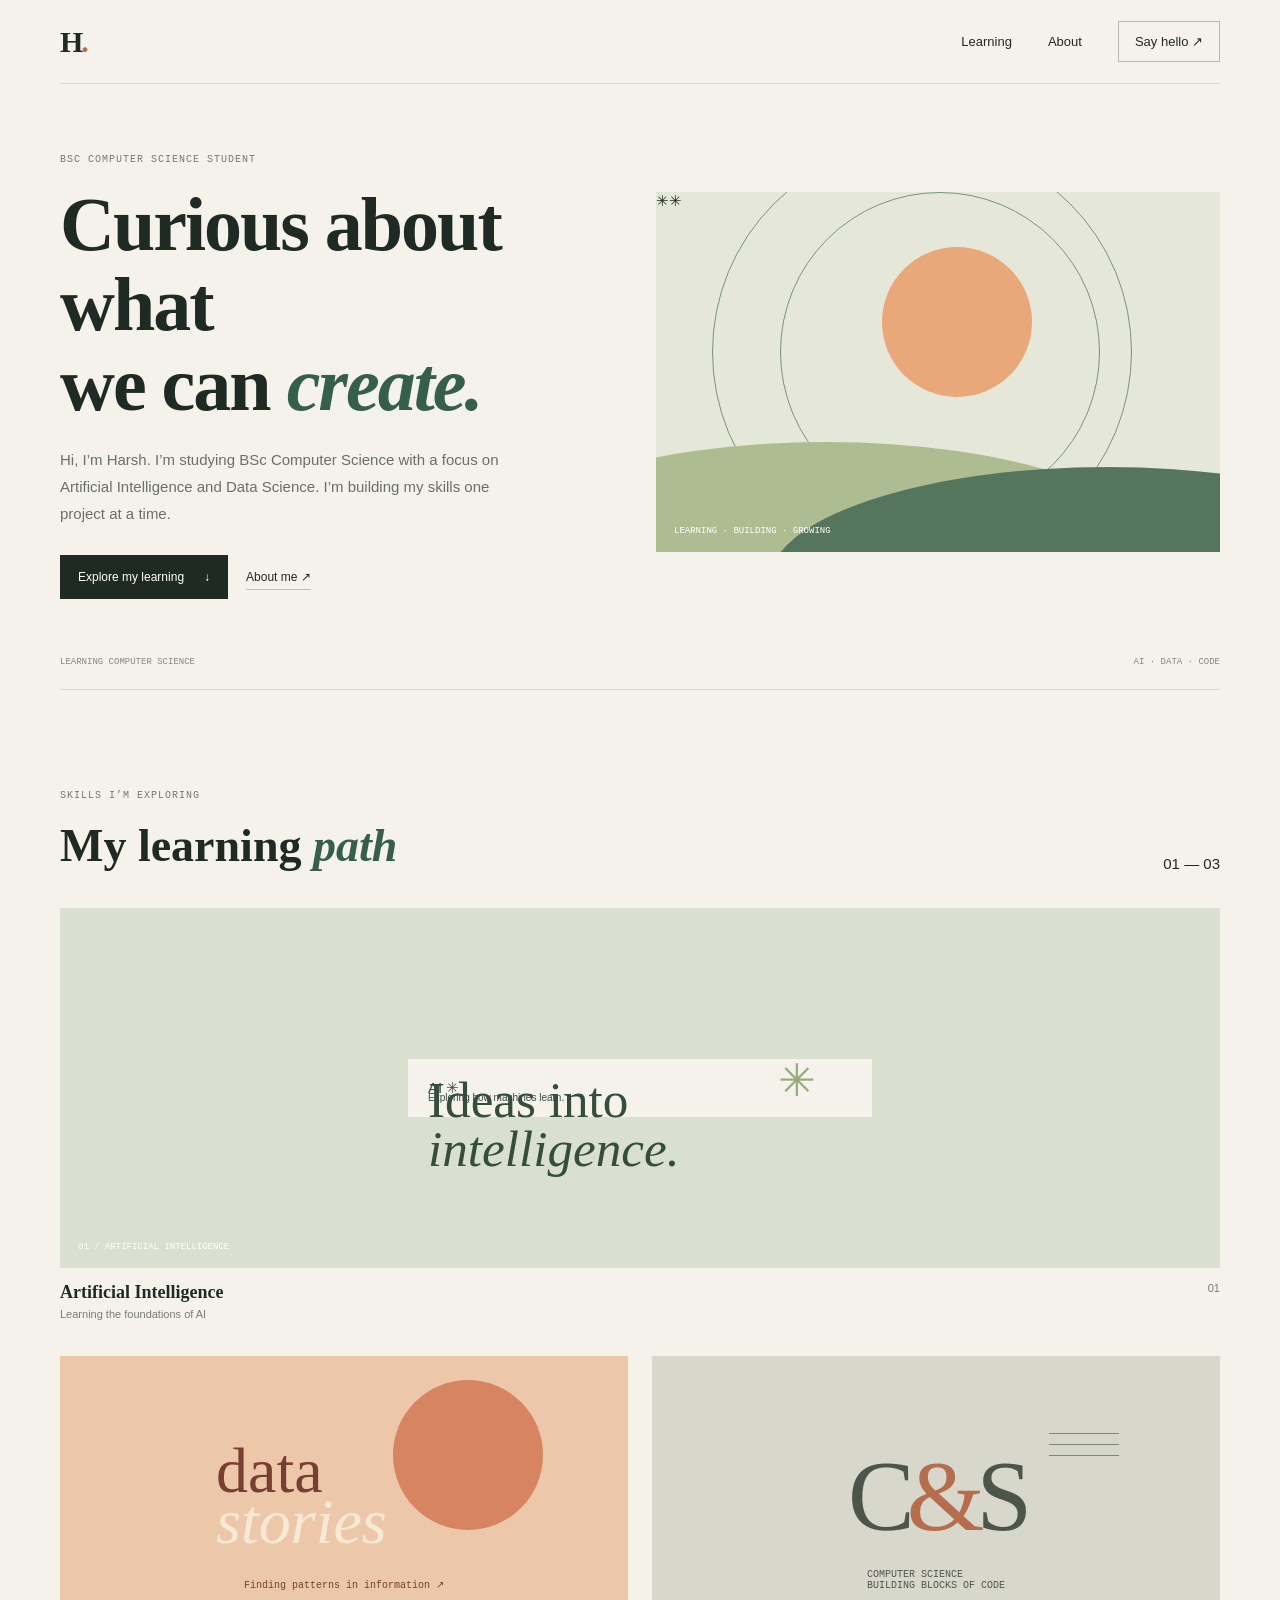
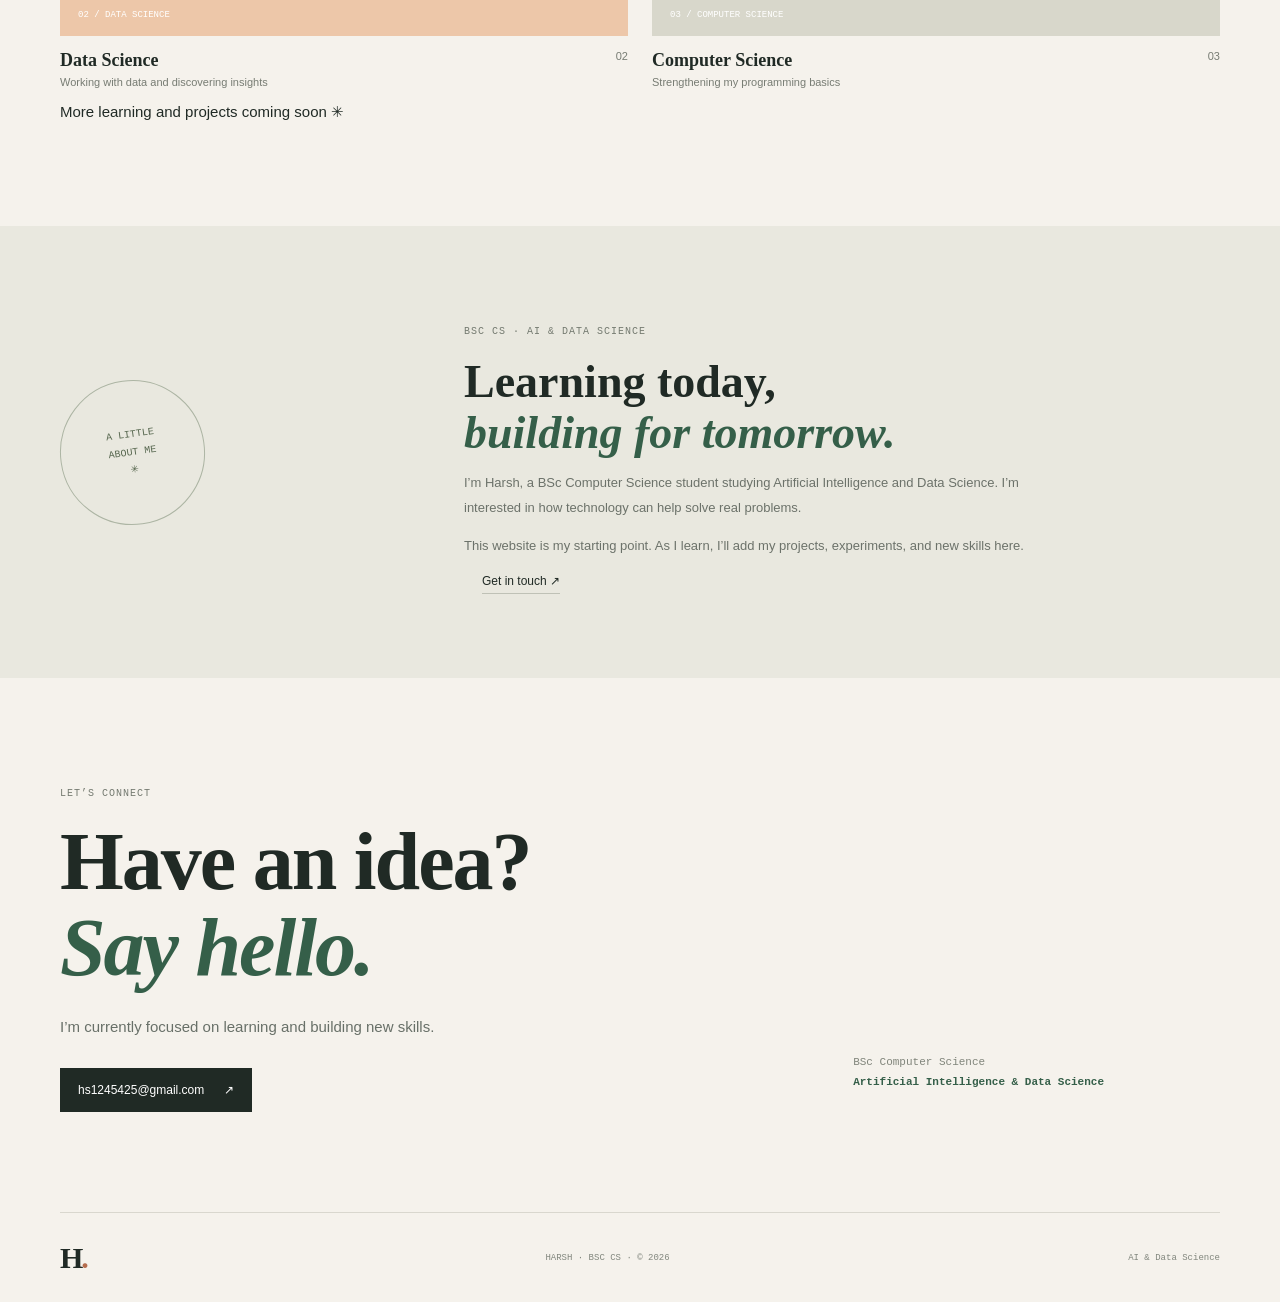
<file: index.html>
<!doctype html>
<html lang="en">
<head>
<meta charset="utf-8"><meta name="viewport" content="width=device-width, initial-scale=1"><meta name="theme-color" content="#f5f2ec"><meta name="description" content="Harsh is a BSc Computer Science student studying Artificial Intelligence and Data Science.">
<title>Harsh — BSc CS, AI &amp; Data Science</title>
<link rel="preconnect" href="https://fonts.googleapis.com"><link rel="preconnect" href="https://fonts.gstatic.com" crossorigin><link href="https://fonts.googleapis.com/css2?family=DM+Mono:wght@400;500&family=DM+Sans:wght@400;500;600;700&family=Playfair+Display:ital,wght@0,600;0,700;1,600;1,700&display=swap" rel="stylesheet"><link rel="stylesheet" href="style.css"><script src="script.js" defer></script>
</head>
<body>
<header class="site-header"><a class="wordmark" href="#home" aria-label="Harsh, home">H<span>.</span></a><button class="menu-toggle" aria-expanded="false" aria-controls="site-nav" aria-label="Open menu"><span></span><span></span></button><nav id="site-nav" class="site-nav" aria-label="Main navigation"><a href="#work">Learning</a><a href="#about">About</a><a href="#contact" class="nav-cta">Say hello <span>↗</span></a></nav></header>
<main>
<section class="hero section-wrap" id="home"><div class="hero-copy"><p class="eyebrow"><span class="status-dot"></span> BSC COMPUTER SCIENCE STUDENT</p><h1>Curious about what<br>we can <em>create.</em></h1><p class="hero-intro">Hi, I’m Harsh. I’m studying BSc Computer Science with a focus on Artificial Intelligence and Data Science. I’m building my skills one project at a time.</p><div class="hero-actions"><a class="button button-dark" href="#work">Explore my learning <span>↓</span></a><a class="text-link" href="#about">About me <span>↗</span></a></div></div><div class="hero-art" aria-label="Abstract illustration of a sun setting over a landscape" role="img"><div class="art-sun"></div><div class="art-orbit orbit-one"></div><div class="art-orbit orbit-two"></div><div class="art-hill hill-back"></div><div class="art-hill hill-front"></div><span class="art-caption">LEARNING · BUILDING · GROWING</span><span class="art-star star-one">✳</span><span class="art-star star-two">✳</span></div><div class="hero-foot"><span>LEARNING COMPUTER SCIENCE</span><span>AI · DATA · CODE</span></div></section>
<section class="work-section section-wrap" id="work"><div class="section-heading"><div><p class="eyebrow">SKILLS I’M EXPLORING</p><h2>My learning <em>path</em></h2></div><span class="section-index">01 — 03</span></div><div class="project-grid">
<article class="project-card project-large"><a class="project-visual visual-grove" href="#about" aria-label="Learn about Artificial Intelligence"><div class="grove-window"><div class="grove-top">AI <span>✳</span></div><div class="grove-title">Ideas into<br><em>intelligence.</em></div><div class="grove-plant">✳</div><div class="grove-bottom">Exploring how machines learn.</div></div><span class="visual-label">01 / ARTIFICIAL INTELLIGENCE</span></a><div class="project-meta"><div><h3>Artificial Intelligence</h3><p>Learning the foundations of AI</p></div><span class="project-year">01</span></div></article>
<article class="project-card"><a class="project-visual visual-sunday" href="#about" aria-label="Learn about Data Science"><div class="sunday-sun"></div><div class="sunday-type">data<br><em>stories</em></div><div class="sunday-note">Finding patterns in information ↗</div><span class="visual-label">02 / DATA SCIENCE</span></a><div class="project-meta"><div><h3>Data Science</h3><p>Working with data and discovering insights</p></div><span class="project-year">02</span></div></article>
<article class="project-card"><a class="project-visual visual-form" href="#about" aria-label="Learn about Computer Science"><div class="form-mark">C<span>&amp;</span>S</div><div class="form-lines"><span></span><span></span><span></span></div><div class="form-caption">COMPUTER SCIENCE<br>BUILDING BLOCKS OF CODE</div><span class="visual-label">03 / COMPUTER SCIENCE</span></a><div class="project-meta"><div><h3>Computer Science</h3><p>Strengthening my programming basics</p></div><span class="project-year">03</span></div></article></div><p class="work-note">More learning and projects coming soon <span>✳</span></p></section>
<section class="about-section" id="about"><div class="section-wrap about-inner"><div class="about-stamp">A LITTLE<br>ABOUT ME<br><span>✳</span></div><div class="about-copy"><p class="eyebrow">BSC CS · AI &amp; DATA SCIENCE</p><h2>Learning today,<br><em>building for tomorrow.</em></h2><p>I’m Harsh, a BSc Computer Science student studying Artificial Intelligence and Data Science. I’m interested in how technology can help solve real problems.</p><p>This website is my starting point. As I learn, I’ll add my projects, experiments, and new skills here.</p><a class="text-link" href="#contact">Get in touch <span>↗</span></a></div></div></section><section class="contact-section section-wrap" id="contact"><p class="eyebrow">LET’S CONNECT</p><h2>Have an idea?<br><em>Say hello.</em></h2><p class="hero-intro">I’m currently focused on learning and building new skills.</p><a class="button button-dark" href="mailto:hs1245425@gmail.com">hs1245425@gmail.com <span>↗</span></a><div class="contact-aside">BSc Computer Science<br><strong>Artificial Intelligence &amp; Data Science</strong></div></section>
</main><footer class="site-footer section-wrap"><a class="wordmark" href="#home">H<span>.</span></a><span>HARSH · BSC CS · © <span id="year">2026</span></span><div class="social-links"><span>AI &amp; Data Science</span></div></footer>
</body></html>
</file>
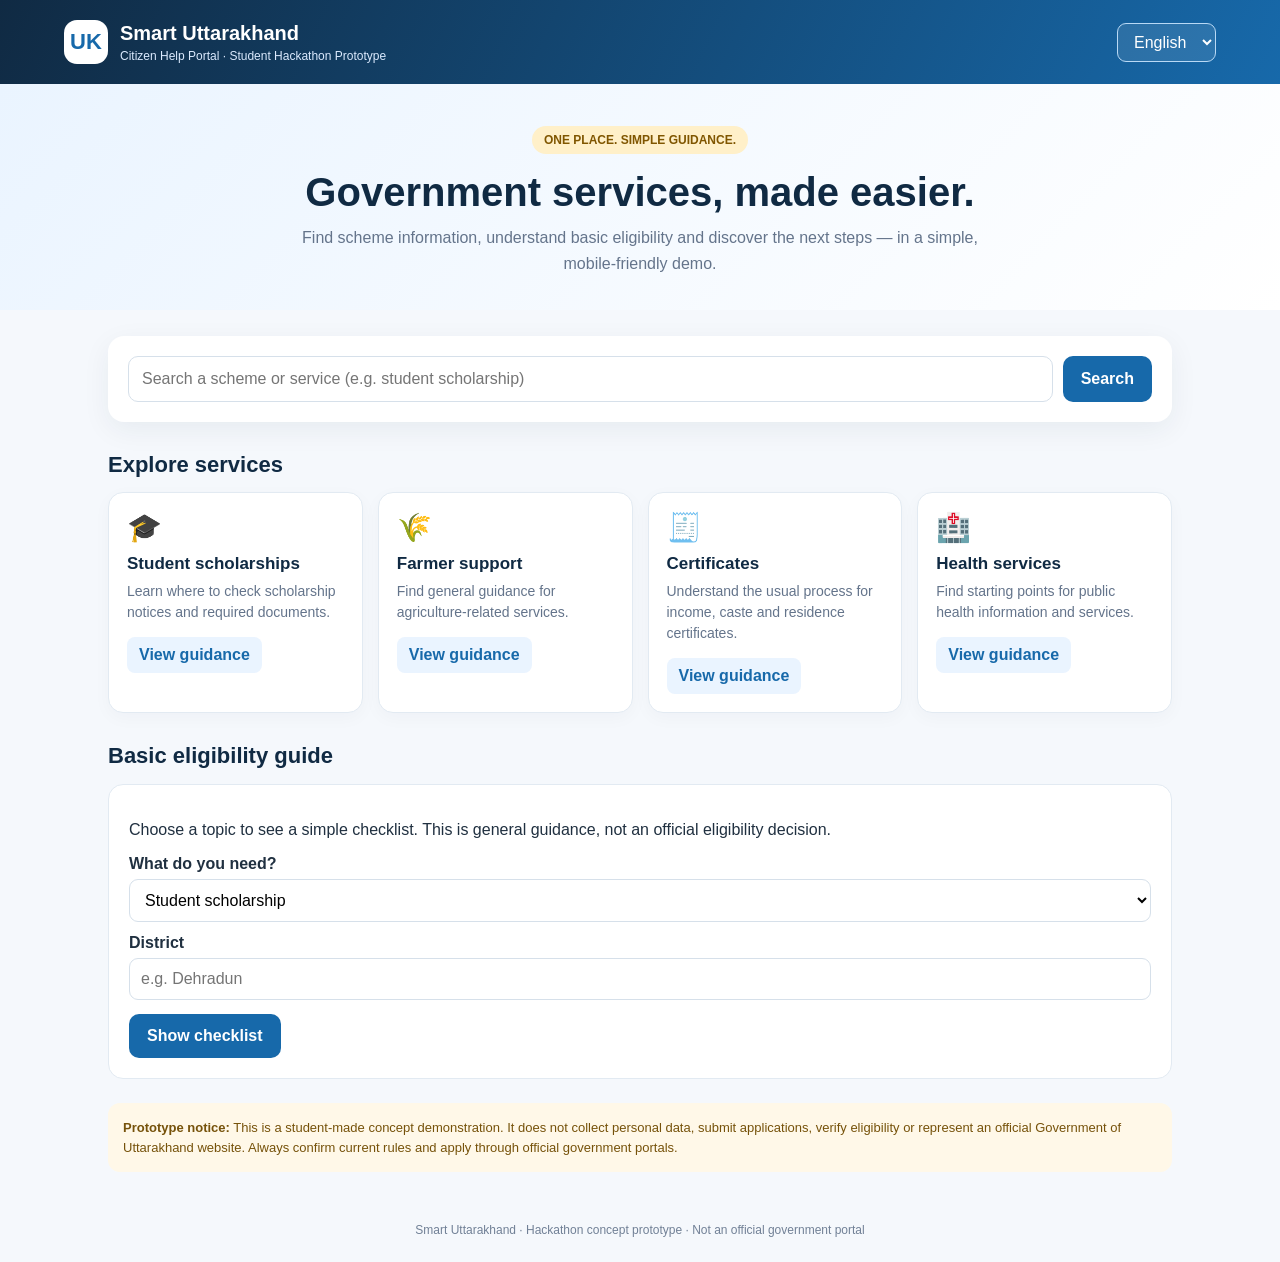
<file: Brain_Battle.html>
<!DOCTYPE html>
<!-- saved from url=(0407)https://sdmntprindiasocentral.oaiusercontent.com/files/00000000-6b58-8211-a490-475754a799cc/raw?se=2026-11-12T13%3A58%3A56Z&sp=r&sv=2026-06-06&sr=b&scid=7f19175d-ba7a-4e30-b7e2-8eeb7342d24c&skoid=4aa315bb-5bf6-44d7-aaa9-381a9cb823c8&sktid=a48cca56-e6da-484e-a814-9c849652bcb3&skt=2026-11-12T00%3A56%3A48Z&ske=2026-11-13T00%3A56%3A48Z&sks=b&skv=2026-06-06&sig=Q0p4WEug7M2SmIU7vZ2WbeWFPjaQX8qn%2Buo8mnFwZx4%3D -->
<html lang="en"><head><meta http-equiv="Content-Type" content="text/html; charset=UTF-8">

<meta name="viewport" content="width=device-width, initial-scale=1.0">
<title>Smart Uttarakhand | Citizen Help Portal</title>
<style>
:root{--navy:#102a43;--blue:#1769aa;--sky:#eaf4ff;--gold:#f5b942;--ink:#203040;--muted:#64748b;--paper:#f5f8fc;--white:#fff;--green:#14804a}
*{box-sizing:border-box}body{margin:0;font-family:Arial,Helvetica,sans-serif;background:var(--paper);color:var(--ink)}
header{background:linear-gradient(115deg,#102a43,#1769aa);color:white;padding:20px 5%;display:flex;align-items:center;justify-content:space-between;gap:14px;flex-wrap:wrap}
.brand{display:flex;align-items:center;gap:12px}.logo{width:44px;height:44px;border-radius:13px;background:#fff;color:var(--blue);display:grid;place-items:center;font-weight:800;font-size:22px}
.brand h1{font-size:20px;margin:0}.brand p{font-size:12px;margin:4px 0 0;color:#dbeafe}
button,select,input{font:inherit}.lang{border:1px solid #b9d9f5;background:#ffffff18;color:white;border-radius:9px;padding:9px 12px}
.hero{padding:42px 5% 34px;background:linear-gradient(135deg,#eaf4ff,#fff);text-align:center}.tag{display:inline-block;background:#fff0c9;color:#805600;padding:7px 12px;border-radius:20px;font-size:12px;font-weight:bold}
.hero h2{font-size:clamp(26px,5vw,40px);color:var(--navy);margin:16px 0 10px}.hero p{max-width:700px;margin:0 auto;color:var(--muted);line-height:1.6}
.wrap{max-width:1100px;margin:26px auto;padding:0 18px}.searchbox{background:white;padding:20px;border-radius:16px;box-shadow:0 8px 28px #102a4310;display:flex;gap:10px;flex-wrap:wrap}
.searchbox input{flex:1;min-width:190px;border:1px solid #d6e0ea;border-radius:10px;padding:13px}.primary{border:0;border-radius:10px;background:var(--blue);color:white;padding:13px 18px;font-weight:bold;cursor:pointer}.primary:hover{background:#0d548d}
.section-title{font-size:22px;color:var(--navy);margin:30px 0 14px}.grid{display:grid;grid-template-columns:repeat(auto-fit,minmax(220px,1fr));gap:15px}
.card{background:white;border:1px solid #e2eaf2;border-radius:15px;padding:18px;box-shadow:0 5px 18px #102a4308}.emoji{font-size:28px}.card h3{margin:10px 0 7px;color:var(--navy);font-size:17px}.card p{margin:0;color:var(--muted);line-height:1.5;font-size:14px}
.card button{margin-top:14px;background:var(--sky);border:0;color:var(--blue);padding:9px 12px;border-radius:8px;font-weight:bold;cursor:pointer}
.panel{background:white;border:1px solid #e2eaf2;border-radius:15px;padding:20px;margin-top:15px}.panel label{display:block;font-weight:bold;margin:12px 0 6px}.panel select,.panel input{width:100%;padding:11px;border:1px solid #d6e0ea;border-radius:9px;background:white}.result{margin-top:14px;padding:13px;background:#eaf8f0;border-left:4px solid var(--green);border-radius:8px;display:none;line-height:1.5}
.notice{margin:24px 0;padding:15px;border-radius:12px;background:#fff8e8;color:#76520a;font-size:13px;line-height:1.5}
footer{text-align:center;padding:25px;color:#718096;font-size:12px}
#answer{display:none;margin-top:15px;padding:14px;background:#f0f7ff;border-radius:10px;line-height:1.5}
@media(max-width:600px){header{padding:16px 5%}.hero{padding:32px 5%}.searchbox{padding:14px}}
</style>
</head>
<body>
<header>
  <div class="brand"><div class="logo">UK</div><div><h1>Smart Uttarakhand</h1><p>Citizen Help Portal · Student Hackathon Prototype</p></div></div>
  <select class="lang" id="language" aria-label="Language" onchange="changeLanguage()"><option value="en">English</option><option value="hi">हिन्दी</option></select>
</header>
<section class="hero">
  <span class="tag" id="tag">ONE PLACE. SIMPLE GUIDANCE.</span>
  <h2 id="heroTitle">Government services, made easier.</h2>
  <p id="heroText">Find scheme information, understand basic eligibility and discover the next steps — in a simple, mobile-friendly demo.</p>
</section>
<main class="wrap">
  <div class="searchbox">
    <input id="query" placeholder="Search a scheme or service (e.g. student scholarship)" aria-label="Search schemes">
    <button class="primary" onclick="searchScheme()" id="searchBtn">Search</button>
  </div>
  <div id="answer"></div>
  <h2 class="section-title" id="servicesTitle">Explore services</h2>
  <div class="grid">
    <article class="card"><div class="emoji">🎓</div><h3 id="c1t">Student scholarships</h3><p id="c1p">Learn where to check scholarship notices and required documents.</p><button onclick="showInfo('scholarship')" id="more1">View guidance</button></article>
    <article class="card"><div class="emoji">🌾</div><h3 id="c2t">Farmer support</h3><p id="c2p">Find general guidance for agriculture-related services.</p><button onclick="showInfo('farmer')" id="more2">View guidance</button></article>
    <article class="card"><div class="emoji">🧾</div><h3 id="c3t">Certificates</h3><p id="c3p">Understand the usual process for income, caste and residence certificates.</p><button onclick="showInfo('certificate')" id="more3">View guidance</button></article>
    <article class="card"><div class="emoji">🏥</div><h3 id="c4t">Health services</h3><p id="c4p">Find starting points for public health information and services.</p><button onclick="showInfo('health')" id="more4">View guidance</button></article>
  </div>
  <h2 class="section-title" id="eligTitle">Basic eligibility guide</h2>
  <section class="panel">
    <p id="eligIntro">Choose a topic to see a simple checklist. This is general guidance, not an official eligibility decision.</p>
    <label for="topic" id="topicLabel">What do you need?</label>
    <select id="topic"><option value="student">Student scholarship</option><option value="income">Income certificate</option><option value="residence">Residence certificate</option></select>
    <label for="district" id="districtLabel">District</label>
    <input id="district" placeholder="e.g. Dehradun">
    <button class="primary" style="margin-top:14px" onclick="checkGuide()" id="checkBtn">Show checklist</button>
    <div class="result" id="result"></div>
  </section>
  <div class="notice" id="notice"><b>Prototype notice:</b> This is a student-made concept demonstration. It does not collect personal data, submit applications, verify eligibility or represent an official Government of Uttarakhand website. Always confirm current rules and apply through official government portals.</div>
</main>
<footer>Smart Uttarakhand · Hackathon concept prototype · Not an official government portal</footer>
<script>
const info={
 scholarship:{en:"Scholarship guidance: check the latest notice from your school/college and the relevant official scholarship portal. Commonly requested documents may include student ID, marksheet, bank details and income certificate. Requirements vary by scheme.",hi:"छात्रवृत्ति: अपने स्कूल/कॉलेज की सूचना और संबंधित आधिकारिक छात्रवृत्ति पोर्टल देखें। आम तौर पर छात्र पहचान पत्र, अंकपत्र, बैंक विवरण और आय प्रमाणपत्र मांगे जा सकते हैं। दस्तावेज़ योजना के अनुसार बदलते हैं।"},
 farmer:{en:"Farmer support: contact your local agriculture office or an official government service centre to confirm current schemes, eligibility and documents. Do not share OTPs or bank PINs with anyone.",hi:"किसान सहायता: मौजूदा योजनाओं, पात्रता और दस्तावेज़ों की पुष्टि के लिए स्थानीय कृषि कार्यालय या आधिकारिक सेवा केंद्र से संपर्क करें। किसी को OTP या बैंक PIN न बताएं।"},
 certificate:{en:"Certificates: identify the correct certificate, check the current document list on the official state service portal, and use the authorized application channel. Keep your acknowledgement number for tracking.",hi:"प्रमाणपत्र: पहले सही प्रमाणपत्र चुनें, आधिकारिक राज्य सेवा पोर्टल पर दस्तावेज़ों की सूची देखें और अधिकृत माध्यम से आवेदन करें। आवेदन संख्या सुरक्षित रखें।"},
 health:{en:"Health services: for scheme coverage, facilities and current procedures, check official health department information or visit an authorized health centre. For emergencies, contact local emergency services.",hi:"स्वास्थ्य सेवाएं: योजना, अस्पताल और प्रक्रिया की जानकारी के लिए आधिकारिक स्वास्थ्य विभाग या अधिकृत स्वास्थ्य केंद्र से संपर्क करें। आपात स्थिति में स्थानीय आपातकालीन सेवा लें।"}
};
function showInfo(k){const lang=document.getElementById('language').value;const a=document.getElementById('answer');a.style.display='block';a.textContent=info[k][lang];a.scrollIntoView({behavior:'smooth',block:'nearest'});}
function searchScheme(){const q=document.getElementById('query').value.toLowerCase();let k=q.includes('scholar')||q.includes('student')?'scholarship':q.includes('farmer')||q.includes('किसान')?'farmer':q.includes('certificate')||q.includes('प्रमाण')?'certificate':q.includes('health')||q.includes('स्वास्थ्य')?'health':null;if(k){showInfo(k)}else{const a=document.getElementById('answer');a.style.display='block';a.textContent=document.getElementById('language').value==='hi'?'इस डेमो में छात्रवृत्ति, किसान सहायता, प्रमाणपत्र या स्वास्थ्य सेवा खोजें। नवीनतम जानकारी आधिकारिक पोर्टल पर जांचें।':'In this demo, try scholarship, farmer support, certificates or health services. Verify current information on official portals.';}}
function checkGuide(){const lang=document.getElementById('language').value;const topic=document.getElementById('topic').value;const district=document.getElementById('district').value|| (lang==='hi'?'अपना जिला':'your district');const en={student:'Checklist: confirm the scheme and deadline with your institution; check class/course and income criteria; prepare marksheet, ID, bank details and any certificate specifically requested.',income:'Checklist: check the current official document list; details commonly requested may include identity/address proof and income-related evidence. Apply through an authorized channel.',residence:'Checklist: check the current official document list; proof of residence/identity may be requested. The competent authority and requirements depend on the service.'};const hi={student:'सूची: कॉलेज से योजना और अंतिम तारीख पक्की करें; कक्षा/कोर्स और आय संबंधी शर्तें देखें; अंकपत्र, पहचान पत्र, बैंक विवरण और मांगे गए प्रमाणपत्र तैयार रखें।',income:'सूची: आधिकारिक पोर्टल पर वर्तमान दस्तावेज़ सूची देखें; पहचान/पते का प्रमाण और आय से जुड़े दस्तावेज़ मांगे जा सकते हैं। अधिकृत माध्यम से आवेदन करें।',residence:'सूची: आधिकारिक पोर्टल पर वर्तमान दस्तावेज़ सूची देखें; निवास और पहचान का प्रमाण मांगा जा सकता है। नियम सेवा के अनुसार बदलते हैं।'};const r=document.getElementById('result');r.style.display='block';r.textContent=(lang==='hi'?'जिला: ':'District: ')+district+' — '+(lang==='hi'?hi:en)[topic];}
function changeLanguage(){const hi=document.getElementById('language').value==='hi';const t={tag:['एक जगह, आसान मार्गदर्शन।','ONE PLACE. SIMPLE GUIDANCE.'],heroTitle:['सरकारी सेवाएं, अब आसान।','Government services, made easier.'],heroText:['योजनाओं की जानकारी पाएं, बुनियादी पात्रता समझें और अगले कदम जानें।','Find scheme information, understand basic eligibility and discover the next steps — in a simple, mobile-friendly demo.'],searchBtn:['खोजें','Search'],servicesTitle:['सेवाएं देखें','Explore services'],c1t:['छात्रवृत्ति','Student scholarships'],c1p:['छात्रवृत्ति और जरूरी दस्तावेज़ों की जानकारी देखें।','Learn where to check scholarship notices and required documents.'],c2t:['किसान सहायता','Farmer support'],c2p:['कृषि सेवाओं के लिए सामान्य मार्गदर्शन पाएं।','Find general guidance for agriculture-related services.'],c3t:['प्रमाणपत्र','Certificates'],c3p:['आय, जाति और निवास प्रमाणपत्र की सामान्य प्रक्रिया समझें।','Understand the usual process for income, caste and residence certificates.'],c4t:['स्वास्थ्य सेवाएं','Health services'],c4p:['सरकारी स्वास्थ्य सेवाओं की जानकारी पाने के शुरुआती तरीके।','Find starting points for public health information and services.'],eligTitle:['बुनियादी पात्रता मार्गदर्शिका','Basic eligibility guide'],eligIntro:['विषय चुनें और सामान्य चेकलिस्ट देखें। यह आधिकारिक पात्रता निर्णय नहीं है।','Choose a topic to see a simple checklist. This is general guidance, not an official eligibility decision.'],topicLabel:['आपको क्या चाहिए?','What do you need?'],districtLabel:['जिला','District'],checkBtn:['चेकलिस्ट दिखाएं','Show checklist']};for(const id in t)document.getElementById(id).textContent=t[id][hi?0:1];document.getElementById('query').placeholder=hi?'योजना या सेवा खोजें':'Search a scheme or service (e.g. student scholarship)';document.getElementById('district').placeholder=hi?'जैसे देहरादून':'e.g. Dehradun';document.getElementById('notice').innerHTML=hi?'<b>प्रोटोटाइप सूचना:</b> यह विद्यार्थियों द्वारा बनाया गया डेमो है। यह व्यक्तिगत डेटा नहीं लेता, आवेदन जमा नहीं करता और उत्तराखंड सरकार की आधिकारिक वेबसाइट नहीं है। नवीनतम नियम आधिकारिक पोर्टल पर जांचें।':'<b>Prototype notice:</b> This is a student-made concept demonstration. It does not collect personal data, submit applications, verify eligibility or represent an official Government of Uttarakhand website. Always confirm current rules and apply through official government portals.';document.getElementById('answer').style.display='none';document.getElementById('result').style.display='none';}
</script>
</body></html>
</file>
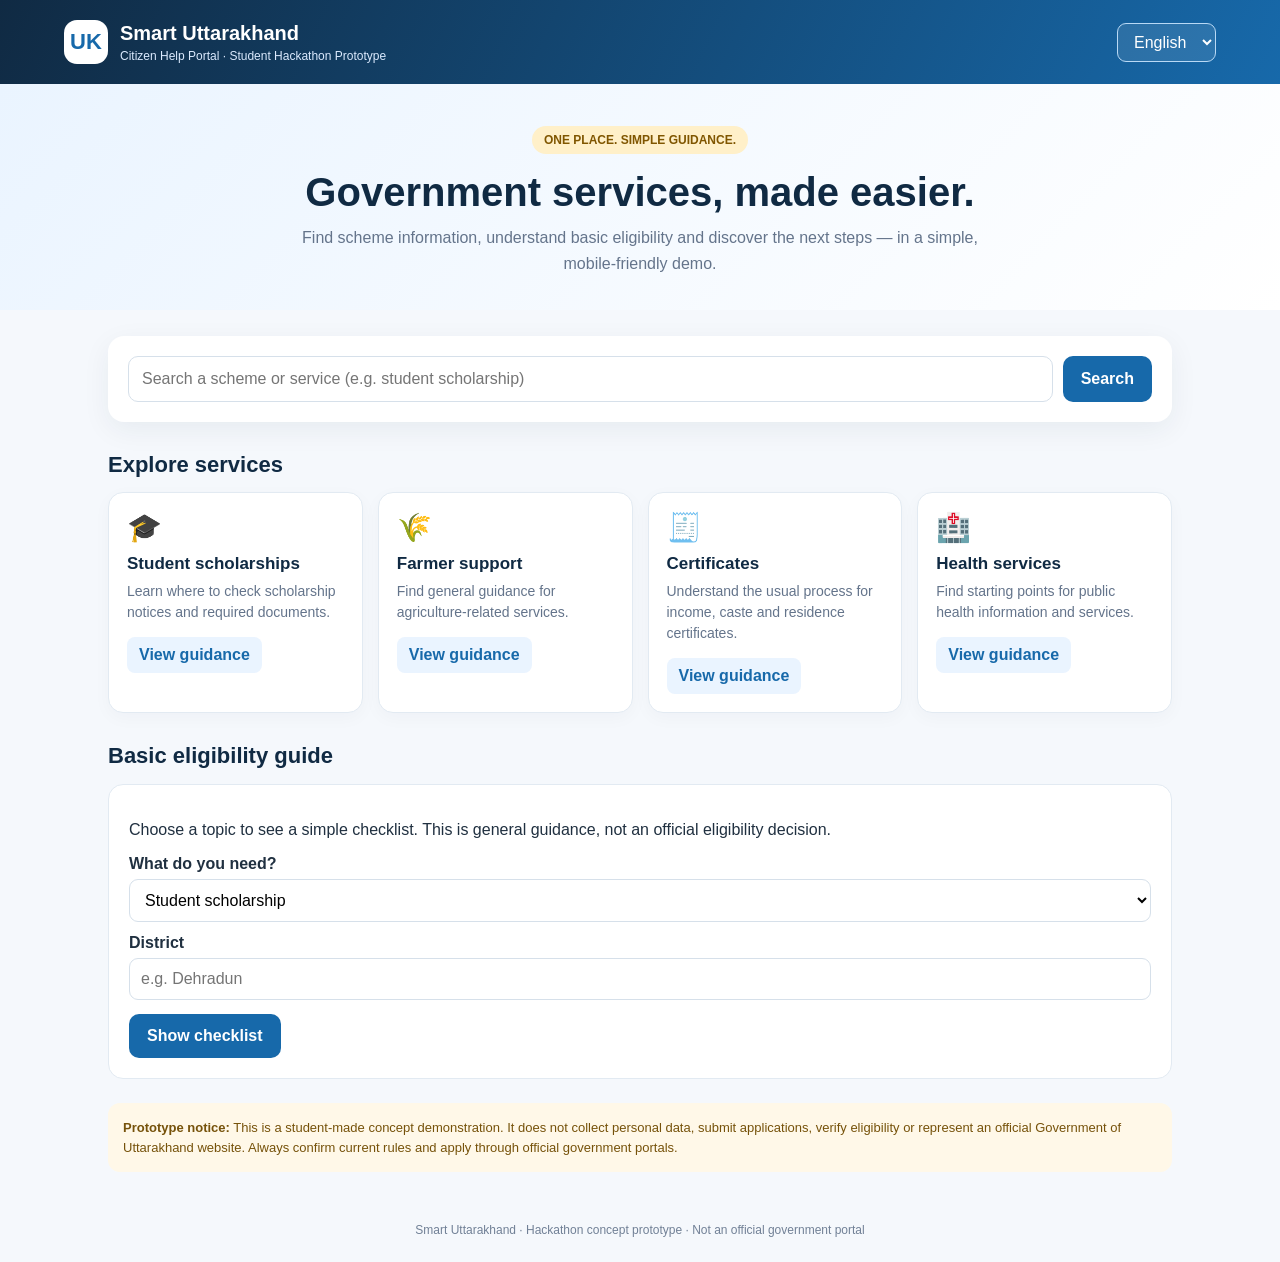
<file: Smart Uttarakhand _ prototype.html>
<!DOCTYPE html>
<!-- saved from url=(0407)https://sdmntprindiasocentral.oaiusercontent.com/files/00000000-6b58-8211-a490-475754a799cc/raw?se=2026-11-12T13%3A58%3A56Z&sp=r&sv=2026-06-06&sr=b&scid=7f19175d-ba7a-4e30-b7e2-8eeb7342d24c&skoid=4aa315bb-5bf6-44d7-aaa9-381a9cb823c8&sktid=a48cca56-e6da-484e-a814-9c849652bcb3&skt=2026-11-12T00%3A56%3A48Z&ske=2026-11-13T00%3A56%3A48Z&sks=b&skv=2026-06-06&sig=Q0p4WEug7M2SmIU7vZ2WbeWFPjaQX8qn%2Buo8mnFwZx4%3D -->
<html lang="en"><head><meta http-equiv="Content-Type" content="text/html; charset=UTF-8">

<meta name="viewport" content="width=device-width, initial-scale=1.0">
<title>Smart Uttarakhand | Citizen Help Portal</title>
<style>
:root{--navy:#102a43;--blue:#1769aa;--sky:#eaf4ff;--gold:#f5b942;--ink:#203040;--muted:#64748b;--paper:#f5f8fc;--white:#fff;--green:#14804a}
*{box-sizing:border-box}body{margin:0;font-family:Arial,Helvetica,sans-serif;background:var(--paper);color:var(--ink)}
header{background:linear-gradient(115deg,#102a43,#1769aa);color:white;padding:20px 5%;display:flex;align-items:center;justify-content:space-between;gap:14px;flex-wrap:wrap}
.brand{display:flex;align-items:center;gap:12px}.logo{width:44px;height:44px;border-radius:13px;background:#fff;color:var(--blue);display:grid;place-items:center;font-weight:800;font-size:22px}
.brand h1{font-size:20px;margin:0}.brand p{font-size:12px;margin:4px 0 0;color:#dbeafe}
button,select,input{font:inherit}.lang{border:1px solid #b9d9f5;background:#ffffff18;color:white;border-radius:9px;padding:9px 12px}
.hero{padding:42px 5% 34px;background:linear-gradient(135deg,#eaf4ff,#fff);text-align:center}.tag{display:inline-block;background:#fff0c9;color:#805600;padding:7px 12px;border-radius:20px;font-size:12px;font-weight:bold}
.hero h2{font-size:clamp(26px,5vw,40px);color:var(--navy);margin:16px 0 10px}.hero p{max-width:700px;margin:0 auto;color:var(--muted);line-height:1.6}
.wrap{max-width:1100px;margin:26px auto;padding:0 18px}.searchbox{background:white;padding:20px;border-radius:16px;box-shadow:0 8px 28px #102a4310;display:flex;gap:10px;flex-wrap:wrap}
.searchbox input{flex:1;min-width:190px;border:1px solid #d6e0ea;border-radius:10px;padding:13px}.primary{border:0;border-radius:10px;background:var(--blue);color:white;padding:13px 18px;font-weight:bold;cursor:pointer}.primary:hover{background:#0d548d}
.section-title{font-size:22px;color:var(--navy);margin:30px 0 14px}.grid{display:grid;grid-template-columns:repeat(auto-fit,minmax(220px,1fr));gap:15px}
.card{background:white;border:1px solid #e2eaf2;border-radius:15px;padding:18px;box-shadow:0 5px 18px #102a4308}.emoji{font-size:28px}.card h3{margin:10px 0 7px;color:var(--navy);font-size:17px}.card p{margin:0;color:var(--muted);line-height:1.5;font-size:14px}
.card button{margin-top:14px;background:var(--sky);border:0;color:var(--blue);padding:9px 12px;border-radius:8px;font-weight:bold;cursor:pointer}
.panel{background:white;border:1px solid #e2eaf2;border-radius:15px;padding:20px;margin-top:15px}.panel label{display:block;font-weight:bold;margin:12px 0 6px}.panel select,.panel input{width:100%;padding:11px;border:1px solid #d6e0ea;border-radius:9px;background:white}.result{margin-top:14px;padding:13px;background:#eaf8f0;border-left:4px solid var(--green);border-radius:8px;display:none;line-height:1.5}
.notice{margin:24px 0;padding:15px;border-radius:12px;background:#fff8e8;color:#76520a;font-size:13px;line-height:1.5}
footer{text-align:center;padding:25px;color:#718096;font-size:12px}
#answer{display:none;margin-top:15px;padding:14px;background:#f0f7ff;border-radius:10px;line-height:1.5}
@media(max-width:600px){header{padding:16px 5%}.hero{padding:32px 5%}.searchbox{padding:14px}}
</style>
</head>
<body>
<header>
  <div class="brand"><div class="logo">UK</div><div><h1>Smart Uttarakhand</h1><p>Citizen Help Portal · Student Hackathon Prototype</p></div></div>
  <select class="lang" id="language" aria-label="Language" onchange="changeLanguage()"><option value="en">English</option><option value="hi">हिन्दी</option></select>
</header>
<section class="hero">
  <span class="tag" id="tag">ONE PLACE. SIMPLE GUIDANCE.</span>
  <h2 id="heroTitle">Government services, made easier.</h2>
  <p id="heroText">Find scheme information, understand basic eligibility and discover the next steps — in a simple, mobile-friendly demo.</p>
</section>
<main class="wrap">
  <div class="searchbox">
    <input id="query" placeholder="Search a scheme or service (e.g. student scholarship)" aria-label="Search schemes">
    <button class="primary" onclick="searchScheme()" id="searchBtn">Search</button>
  </div>
  <div id="answer"></div>
  <h2 class="section-title" id="servicesTitle">Explore services</h2>
  <div class="grid">
    <article class="card"><div class="emoji">🎓</div><h3 id="c1t">Student scholarships</h3><p id="c1p">Learn where to check scholarship notices and required documents.</p><button onclick="showInfo('scholarship')" id="more1">View guidance</button></article>
    <article class="card"><div class="emoji">🌾</div><h3 id="c2t">Farmer support</h3><p id="c2p">Find general guidance for agriculture-related services.</p><button onclick="showInfo('farmer')" id="more2">View guidance</button></article>
    <article class="card"><div class="emoji">🧾</div><h3 id="c3t">Certificates</h3><p id="c3p">Understand the usual process for income, caste and residence certificates.</p><button onclick="showInfo('certificate')" id="more3">View guidance</button></article>
    <article class="card"><div class="emoji">🏥</div><h3 id="c4t">Health services</h3><p id="c4p">Find starting points for public health information and services.</p><button onclick="showInfo('health')" id="more4">View guidance</button></article>
  </div>
  <h2 class="section-title" id="eligTitle">Basic eligibility guide</h2>
  <section class="panel">
    <p id="eligIntro">Choose a topic to see a simple checklist. This is general guidance, not an official eligibility decision.</p>
    <label for="topic" id="topicLabel">What do you need?</label>
    <select id="topic"><option value="student">Student scholarship</option><option value="income">Income certificate</option><option value="residence">Residence certificate</option></select>
    <label for="district" id="districtLabel">District</label>
    <input id="district" placeholder="e.g. Dehradun">
    <button class="primary" style="margin-top:14px" onclick="checkGuide()" id="checkBtn">Show checklist</button>
    <div class="result" id="result"></div>
  </section>
  <div class="notice" id="notice"><b>Prototype notice:</b> This is a student-made concept demonstration. It does not collect personal data, submit applications, verify eligibility or represent an official Government of Uttarakhand website. Always confirm current rules and apply through official government portals.</div>
</main>
<footer>Smart Uttarakhand · Hackathon concept prototype · Not an official government portal</footer>
<script>
const info={
 scholarship:{en:"Scholarship guidance: check the latest notice from your school/college and the relevant official scholarship portal. Commonly requested documents may include student ID, marksheet, bank details and income certificate. Requirements vary by scheme.",hi:"छात्रवृत्ति: अपने स्कूल/कॉलेज की सूचना और संबंधित आधिकारिक छात्रवृत्ति पोर्टल देखें। आम तौर पर छात्र पहचान पत्र, अंकपत्र, बैंक विवरण और आय प्रमाणपत्र मांगे जा सकते हैं। दस्तावेज़ योजना के अनुसार बदलते हैं।"},
 farmer:{en:"Farmer support: contact your local agriculture office or an official government service centre to confirm current schemes, eligibility and documents. Do not share OTPs or bank PINs with anyone.",hi:"किसान सहायता: मौजूदा योजनाओं, पात्रता और दस्तावेज़ों की पुष्टि के लिए स्थानीय कृषि कार्यालय या आधिकारिक सेवा केंद्र से संपर्क करें। किसी को OTP या बैंक PIN न बताएं।"},
 certificate:{en:"Certificates: identify the correct certificate, check the current document list on the official state service portal, and use the authorized application channel. Keep your acknowledgement number for tracking.",hi:"प्रमाणपत्र: पहले सही प्रमाणपत्र चुनें, आधिकारिक राज्य सेवा पोर्टल पर दस्तावेज़ों की सूची देखें और अधिकृत माध्यम से आवेदन करें। आवेदन संख्या सुरक्षित रखें।"},
 health:{en:"Health services: for scheme coverage, facilities and current procedures, check official health department information or visit an authorized health centre. For emergencies, contact local emergency services.",hi:"स्वास्थ्य सेवाएं: योजना, अस्पताल और प्रक्रिया की जानकारी के लिए आधिकारिक स्वास्थ्य विभाग या अधिकृत स्वास्थ्य केंद्र से संपर्क करें। आपात स्थिति में स्थानीय आपातकालीन सेवा लें।"}
};
function showInfo(k){const lang=document.getElementById('language').value;const a=document.getElementById('answer');a.style.display='block';a.textContent=info[k][lang];a.scrollIntoView({behavior:'smooth',block:'nearest'});}
function searchScheme(){const q=document.getElementById('query').value.toLowerCase();let k=q.includes('scholar')||q.includes('student')?'scholarship':q.includes('farmer')||q.includes('किसान')?'farmer':q.includes('certificate')||q.includes('प्रमाण')?'certificate':q.includes('health')||q.includes('स्वास्थ्य')?'health':null;if(k){showInfo(k)}else{const a=document.getElementById('answer');a.style.display='block';a.textContent=document.getElementById('language').value==='hi'?'इस डेमो में छात्रवृत्ति, किसान सहायता, प्रमाणपत्र या स्वास्थ्य सेवा खोजें। नवीनतम जानकारी आधिकारिक पोर्टल पर जांचें।':'In this demo, try scholarship, farmer support, certificates or health services. Verify current information on official portals.';}}
function checkGuide(){const lang=document.getElementById('language').value;const topic=document.getElementById('topic').value;const district=document.getElementById('district').value|| (lang==='hi'?'अपना जिला':'your district');const en={student:'Checklist: confirm the scheme and deadline with your institution; check class/course and income criteria; prepare marksheet, ID, bank details and any certificate specifically requested.',income:'Checklist: check the current official document list; details commonly requested may include identity/address proof and income-related evidence. Apply through an authorized channel.',residence:'Checklist: check the current official document list; proof of residence/identity may be requested. The competent authority and requirements depend on the service.'};const hi={student:'सूची: कॉलेज से योजना और अंतिम तारीख पक्की करें; कक्षा/कोर्स और आय संबंधी शर्तें देखें; अंकपत्र, पहचान पत्र, बैंक विवरण और मांगे गए प्रमाणपत्र तैयार रखें।',income:'सूची: आधिकारिक पोर्टल पर वर्तमान दस्तावेज़ सूची देखें; पहचान/पते का प्रमाण और आय से जुड़े दस्तावेज़ मांगे जा सकते हैं। अधिकृत माध्यम से आवेदन करें।',residence:'सूची: आधिकारिक पोर्टल पर वर्तमान दस्तावेज़ सूची देखें; निवास और पहचान का प्रमाण मांगा जा सकता है। नियम सेवा के अनुसार बदलते हैं।'};const r=document.getElementById('result');r.style.display='block';r.textContent=(lang==='hi'?'जिला: ':'District: ')+district+' — '+(lang==='hi'?hi:en)[topic];}
function changeLanguage(){const hi=document.getElementById('language').value==='hi';const t={tag:['एक जगह, आसान मार्गदर्शन।','ONE PLACE. SIMPLE GUIDANCE.'],heroTitle:['सरकारी सेवाएं, अब आसान।','Government services, made easier.'],heroText:['योजनाओं की जानकारी पाएं, बुनियादी पात्रता समझें और अगले कदम जानें।','Find scheme information, understand basic eligibility and discover the next steps — in a simple, mobile-friendly demo.'],searchBtn:['खोजें','Search'],servicesTitle:['सेवाएं देखें','Explore services'],c1t:['छात्रवृत्ति','Student scholarships'],c1p:['छात्रवृत्ति और जरूरी दस्तावेज़ों की जानकारी देखें।','Learn where to check scholarship notices and required documents.'],c2t:['किसान सहायता','Farmer support'],c2p:['कृषि सेवाओं के लिए सामान्य मार्गदर्शन पाएं।','Find general guidance for agriculture-related services.'],c3t:['प्रमाणपत्र','Certificates'],c3p:['आय, जाति और निवास प्रमाणपत्र की सामान्य प्रक्रिया समझें।','Understand the usual process for income, caste and residence certificates.'],c4t:['स्वास्थ्य सेवाएं','Health services'],c4p:['सरकारी स्वास्थ्य सेवाओं की जानकारी पाने के शुरुआती तरीके।','Find starting points for public health information and services.'],eligTitle:['बुनियादी पात्रता मार्गदर्शिका','Basic eligibility guide'],eligIntro:['विषय चुनें और सामान्य चेकलिस्ट देखें। यह आधिकारिक पात्रता निर्णय नहीं है।','Choose a topic to see a simple checklist. This is general guidance, not an official eligibility decision.'],topicLabel:['आपको क्या चाहिए?','What do you need?'],districtLabel:['जिला','District'],checkBtn:['चेकलिस्ट दिखाएं','Show checklist']};for(const id in t)document.getElementById(id).textContent=t[id][hi?0:1];document.getElementById('query').placeholder=hi?'योजना या सेवा खोजें':'Search a scheme or service (e.g. student scholarship)';document.getElementById('district').placeholder=hi?'जैसे देहरादून':'e.g. Dehradun';document.getElementById('notice').innerHTML=hi?'<b>प्रोटोटाइप सूचना:</b> यह विद्यार्थियों द्वारा बनाया गया डेमो है। यह व्यक्तिगत डेटा नहीं लेता, आवेदन जमा नहीं करता और उत्तराखंड सरकार की आधिकारिक वेबसाइट नहीं है। नवीनतम नियम आधिकारिक पोर्टल पर जांचें।':'<b>Prototype notice:</b> This is a student-made concept demonstration. It does not collect personal data, submit applications, verify eligibility or represent an official Government of Uttarakhand website. Always confirm current rules and apply through official government portals.';document.getElementById('answer').style.display='none';document.getElementById('result').style.display='none';}
</script>
</body></html>
</file>
<file: style.css>
:root{--paper:#f5f2ec;--ink:#202a25;--green:#355f49;--line:#d9d7ce;--serif:Georgia,serif;--sans:Arial,sans-serif;--mono:monospace}*{box-sizing:border-box}html{scroll-behavior:smooth}body{margin:0;background:var(--paper);color:var(--ink);font:15px var(--sans)}a{color:inherit;text-decoration:none}.section-wrap,.site-header{width:min(1160px,calc(100% - 48px));margin:auto}.site-header{height:84px;display:flex;align-items:center;justify-content:space-between;border-bottom:1px solid var(--line)}.wordmark{font:700 30px var(--serif);letter-spacing:-2px}.wordmark span{color:#b56d4e}.site-nav{display:flex;align-items:center;gap:36px;font-size:13px}.nav-cta{border:1px solid #b7b9ae;padding:12px 16px}.menu-toggle{display:none}.eyebrow{font:10px var(--mono);letter-spacing:1px;color:#747a70;margin-bottom:20px}.hero{min-height:590px;display:grid;grid-template-columns:1fr 1fr;gap:32px;align-items:center;position:relative;padding:60px 0 90px}.hero h1,.contact-section h2{font:600 clamp(48px,6vw,76px)/1.05 var(--serif);letter-spacing:-2px;margin:0 0 22px}.hero h1 em,.section-heading em,.about-copy em,.contact-section em{color:var(--green)}.hero-intro{max-width:440px;color:#687068;line-height:1.8;margin-bottom:28px}.button{display:inline-flex;gap:20px;padding:15px 18px;font-size:12px}.button-dark{background:var(--ink);color:white}.text-link{font-size:12px;border-bottom:1px solid #bfc1b6;padding-bottom:5px;margin-left:18px}.hero-art{height:360px;background:#e5e8d8;position:relative;overflow:hidden}.art-sun{position:absolute;width:150px;height:150px;border-radius:50%;background:#e9a879;top:55px;left:40%}.art-orbit{position:absolute;border:1px solid #78927d;border-radius:50%;width:320px;height:320px;top:0;left:22%}.orbit-two{width:420px;height:420px;top:-50px;left:10%}.art-hill{position:absolute;bottom:-120px;width:120%;height:230px;border-radius:50% 50% 0 0}.hill-back{left:-30%;background:#aebc91}.hill-front{left:20%;bottom:-145px;background:#55765c}.art-caption,.visual-label{position:absolute;bottom:16px;left:18px;font:9px var(--mono);color:white;z-index:2}.hero-foot{position:absolute;bottom:22px;left:0;right:0;display:flex;justify-content:space-between;font:9px var(--mono);color:#83877d}.work-section{padding:90px 0;border-top:1px solid var(--line)}.section-heading{display:flex;justify-content:space-between;align-items:end;margin-bottom:36px}.section-heading h2,.about-copy h2{font:600 46px/1.1 var(--serif);margin:0}.project-grid{display:grid;grid-template-columns:1fr 1fr;gap:36px 24px}.project-large{grid-column:1/-1}.project-visual{position:relative;display:flex;align-items:center;justify-content:center;min-height:280px;overflow:hidden}.project-large .project-visual{min-height:360px}.visual-grove{background:#d9e0cf}.grove-window{width:40%;height:80%;background:var(--paper);padding:20px;position:relative;color:#354d3b}.grove-title{position:absolute;top:30%;font:clamp(32px,4vw,54px)/.95 var(--serif)}.grove-plant{position:absolute;right:12%;bottom:18%;font-size:45px;color:#98aa7b}.grove-bottom{position:absolute;bottom:14px;font-size:10px}.visual-sunday{background:#edc7a9;color:#763f32}.sunday-sun{position:absolute;width:150px;height:150px;border-radius:50%;background:#d78462;right:15%;top:24px}.sunday-type{position:relative;z-index:1;font:64px/.8 var(--serif);margin-right:15%}.sunday-type em{color:#f8e9d5}.sunday-note,.form-caption{position:absolute;bottom:45px;font:10px var(--mono)}.visual-form{background:#d8d7cb;color:#4c554a}.form-mark{font:100px var(--serif);letter-spacing:-8px}.form-mark span{color:#b56d4e}.form-lines{position:absolute;right:16%;top:24%;width:90px}.form-lines span{display:block;height:1px;background:#7f8878;margin:10px}.project-meta{display:flex;justify-content:space-between;padding-top:14px}.project-meta h3{font:600 18px var(--serif);margin:0 0 5px}.project-meta p,.project-year{color:#777c73;font-size:11px;margin:0}.about-section{background:#e9e8df;padding:90px 0}.about-inner{display:grid;grid-template-columns:.6fr 1.4fr;gap:80px;align-items:center}.about-stamp{width:145px;height:145px;border:1px solid #adb5a4;border-radius:50%;display:grid;place-content:center;text-align:center;font:10px/1.8 var(--mono);color:#57674f;transform:rotate(-8deg)}.about-copy{max-width:600px}.about-copy>p:not(.eyebrow){font-size:13px;line-height:1.9;color:#6c726a}.contact-section{position:relative;padding:100px 0}.contact-section h2{font-size:82px}.contact-aside{position:absolute;right:10%;bottom:120px;font:11px/1.8 var(--mono);color:#80857b}.contact-aside strong{color:var(--green)}.site-footer{min-height:90px;border-top:1px solid var(--line);display:flex;align-items:center;justify-content:space-between}.site-footer>span,.social-links{font:9px var(--mono);color:#81867d}.social-links{display:flex;gap:20px}@media(max-width:700px){.site-header{height:70px}.menu-toggle{display:block;border:0;background:none;font-size:22px}.site-nav{display:none;position:absolute;top:70px;left:0;right:0;z-index:5;background:var(--paper);padding:24px;flex-direction:column;align-items:flex-start}.site-nav.is-open{display:flex}.hero{display:flex;flex-direction:column;align-items:stretch;padding:60px 0 78px;gap:30px}.hero-art{height:280px}.hero-foot{font-size:7px}.work-section,.about-section{padding:70px 0}.section-heading h2,.about-copy h2{font-size:38px}.project-grid{grid-template-columns:1fr}.project-large{grid-column:auto}.project-large .project-visual{min-height:290px}.grove-window{width:60%}.grove-title{font-size:40px}.about-inner{grid-template-columns:1fr;gap:40px}.about-stamp{width:120px;height:120px}.contact-section{padding:75px 0}.contact-section h2{font-size:64px}.contact-aside{position:static;margin-top:24px}.site-footer{flex-wrap:wrap;gap:12px;padding:18px 0}.site-footer>span{order:3;width:100%}}
</file>
